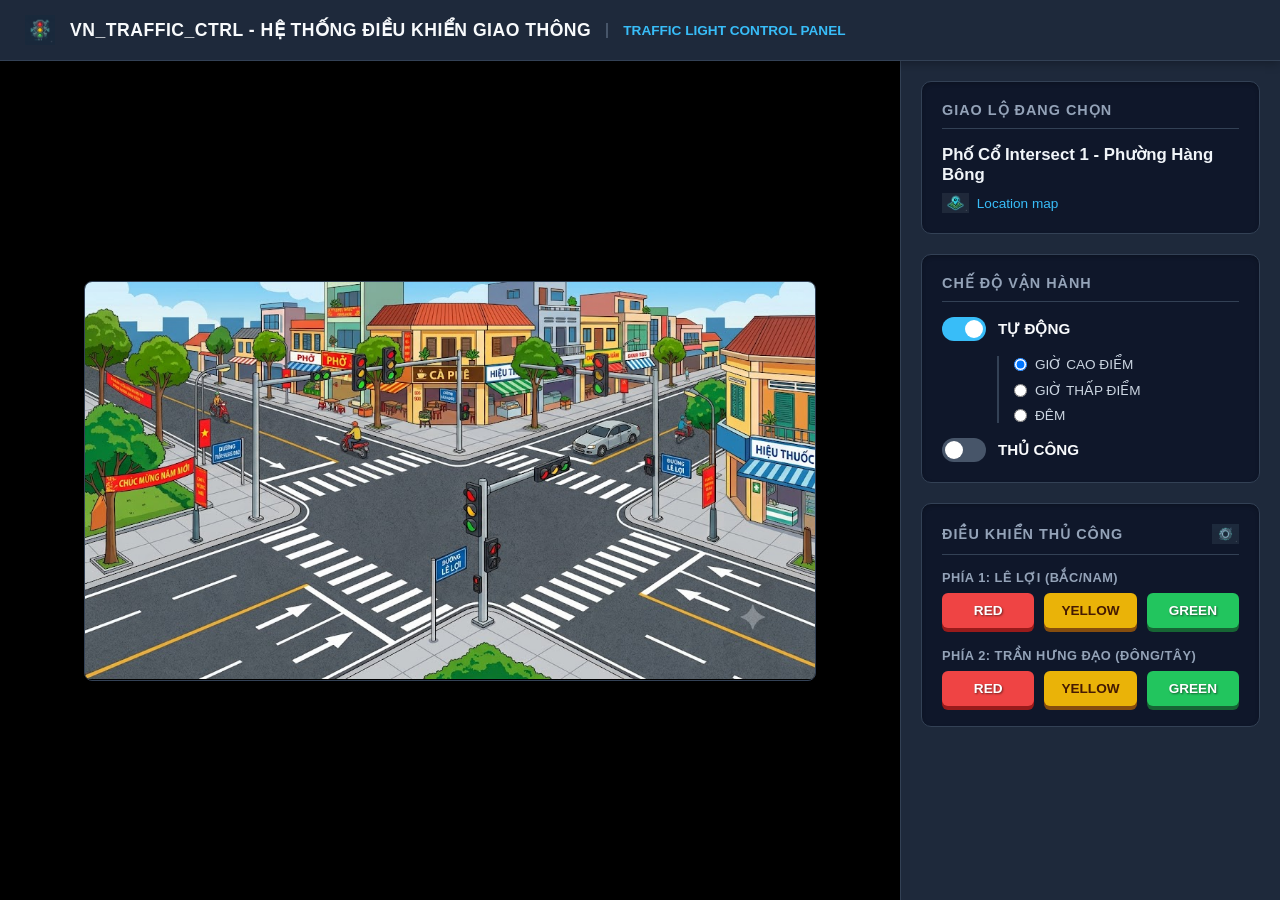
<file: giao_dien.html>
<!DOCTYPE html>
<html lang="en">
<head>
    <meta charset="UTF-8">
    <meta name="viewport" content="width=device-width, initial-scale=1.0">
    <title>BẢNG ĐIỀU KHIỂN ĐÈN GIAO THÔNG</title>
    <link rel="stylesheet" href="make_color.css"
</head>
<body>
<div class="app-container">
        <!-- Thanh Tiêu đề (Navbar) -->
        <header class="navbar">
            <div class="nav-left">
                <img src="img/traffic_light_logo.png" alt="Logo" class="logo" height="30">
                <h1>VN_TRAFFIC_CTRL - HỆ THỐNG ĐIỀU KHIỂN GIAO THÔNG</h1>
                <span class="sub-title">TRAFFIC LIGHT CONTROL PANEL</span>
            </div>
        </header>

        <!-- Khu vực Chính -->
        <main class="main-content">

            <!-- Vùng Mô phỏng (Cảnh Giao thông) -->
            <div class="simulation-area">
                <img src="img/ngatu.jpeg" alt="Cảnh Giao thông Phố Cổ" class="scene-image" height="400">
            </div>

            <!-- Bảng Điều khiển -->
            <aside class="control-panel">
                <!-- Giao lộ đang chọn -->
                <section class="current-intersection">
                    <h2>GIAO LỘ ĐANG CHỌN</h2>
                    <div class="intersection-selector">
                        <span class="intersection-name">Phố Cổ Intersect 1 - Phường Hàng Bông</span>
                        <div class="location-map">
                            <img src="img/location_icon.png" alt="Location" class="location-icon" height="20">
                            <span>Location map</span>
                        </div>
                    </div>
                </section>

                <!-- Chế độ vận hành -->
                <section class="operation-mode">
                    <h2>CHẾ ĐỘ VẬN HÀNH</h2>
                    <div class="mode-toggles">
                        <div class="toggle-group">
                            <label class="toggle-switch">
                                <input type="checkbox" checked>
                                <span class="slider round"></span>
                            </label>
                            <span class="toggle-label">TỰ ĐỘNG</span>
                        </div>
                        <div class="radio-group">
                            <label><input type="radio" name="peak-mode" checked> GIỜ CAO ĐIỂM</label>
                            <label><input type="radio" name="peak-mode"> GIỜ THẤP ĐIỂM</label>
                            <label><input type="radio" name="peak-mode"> ĐÊM</label>
                        </div>
                        <div class="toggle-group">
                            <label class="toggle-switch">
                                <input type="checkbox">
                                <span class="slider round"></span>
                            </label>
                            <span class="toggle-label">THỦ CÔNG</span>
                        </div>
                    </div>
                </section>

                <!-- Điều khiển thủ công -->
                <section class="manual-control">
                    <div class="manual-header">
                        <h2>ĐIỀU KHIỂN THỦ CÔNG</h2>
                        <img src="img/setting_icon.png" alt="Settings" class="settings-icon" height="20">
                    </div>
                    <p>PHÍA 1: LÊ LỢI (BẮC/NAM)</p>
                    <div class="button-row">
                        <button class="btn btn-red">RED</button>
                        <button class="btn btn-yellow">YELLOW</button>
                        <button class="btn btn-green">GREEN</button>
                    </div>
                    <p>PHÍA 2: TRẦN HƯNG ĐẠO (ĐÔNG/TÂY)</p>
                    <div class="button-row">
                        <button class="btn btn-red">RED</button>
                        <button class="btn btn-yellow">YELLOW</button>
                        <button class="btn btn-green">GREEN</button>
                    </div>
                </section>
            </aside>
        </main>

    </div>

</body>
</html>
</file>
<file: make_color.css>
/* Tắt các margin/padding mặc định và thiết lập box-sizing */
* {
    box-sizing: border-box;
    margin: 0;
    padding: 0;
}

body {
    font-family: 'Segoe UI', Tahoma, Geneva, Verdana, sans-serif;
    background-color: #0f172a; /* Nền tối (Dark Mode) */
    color: #e2e8f0; /* Chữ màu xám sáng */
    height: 100vh;
    overflow: hidden;
}

.app-container {
    display: flex;
    flex-direction: column;
    height: 100%;
}

/* ================= Navbar ================= */
.navbar {
    background-color: #1e293b;
    padding: 15px 25px;
    border-bottom: 1px solid #334155;
    display: flex;
    align-items: center;
    box-shadow: 0 2px 10px rgba(0, 0, 0, 0.3);
    z-index: 10;
}

.nav-left {
    display: flex;
    align-items: center;
    gap: 15px; /* Khoảng cách giữa logo và chữ */
}

.nav-left h1 {
    font-size: 1.1rem;
    font-weight: 700;
    color: #f8fafc;
    letter-spacing: 0.5px;
}

.nav-left .sub-title {
    color: #38bdf8; /* Xanh cyan tạo điểm nhấn */
    font-size: 0.85rem;
    font-weight: 600;
    border-left: 2px solid #475569;
    padding-left: 15px;
}

/* ================= Layout Chính ================= */
.main-content {
    display: flex;
    flex: 1;
    overflow: hidden;
}

/* Vùng Mô phỏng */
.simulation-area {
    flex: 1; /* Chiếm toàn bộ không gian còn lại */
    background-color: #000000;
    display: flex;
    align-items: center;
    justify-content: center;
    padding: 20px;
    position: relative;
}

.scene-image {
    max-width: 100%;
    max-height: 100%;
    object-fit: contain;
    border-radius: 8px;
    border: 1px solid #334155;
}

/* Bảng Điều khiển (Sidebar) */
.control-panel {
    width: 380px; /* Chiều rộng cố định cho bảng điều khiển */
    background-color: #1e293b;
    border-left: 1px solid #334155;
    padding: 20px;
    display: flex;
    flex-direction: column;
    gap: 20px;
    overflow-y: auto;
}

/* Các Section trong Bảng Điều khiển */
.control-panel section {
    background-color: #0f172a;
    padding: 20px;
    border-radius: 10px;
    border: 1px solid #334155;
    box-shadow: inset 0 2px 4px rgba(0, 0, 0, 0.2);
}

h2 {
    font-size: 0.9rem;
    color: #94a3b8;
    margin-bottom: 15px;
    padding-bottom: 10px;
    border-bottom: 1px solid #334155;
    text-transform: uppercase;
    letter-spacing: 1px;
}

/* ================= Giao lộ đang chọn ================= */
.intersection-selector {
    display: flex;
    flex-direction: column;
    gap: 8px;
}

.intersection-name {
    font-size: 1.05rem;
    font-weight: 600;
    color: #f1f5f9;
}

.location-map {
    display: flex;
    align-items: center;
    gap: 8px;
    color: #38bdf8;
    font-size: 0.85rem;
    cursor: pointer;
    transition: opacity 0.2s;
}

.location-map:hover {
    opacity: 0.8;
}

/* ================= Chế độ vận hành ================= */
.mode-toggles {
    display: flex;
    flex-direction: column;
    gap: 15px;
}

.toggle-group {
    display: flex;
    align-items: center;
    gap: 12px;
}

.toggle-label {
    font-weight: 600;
    font-size: 0.95rem;
    color: #f8fafc;
}

/* Nút Gạt (Toggle Switch) */
.toggle-switch {
    position: relative;
    display: inline-block;
    width: 44px;
    height: 24px;
}

.toggle-switch input {
    opacity: 0;
    width: 0;
    height: 0;
}

.slider {
    position: absolute;
    cursor: pointer;
    top: 0;
    left: 0;
    right: 0;
    bottom: 0;
    background-color: #475569;
    transition: 0.3s;
    border-radius: 24px;
}

.slider:before {
    position: absolute;
    content: "";
    height: 18px;
    width: 18px;
    left: 3px;
    bottom: 3px;
    background-color: white;
    transition: 0.3s;
    border-radius: 50%;
}

input:checked + .slider {
    background-color: #38bdf8; /* Màu xanh khi bật */
}

input:checked + .slider:before {
    transform: translateX(20px);
}

/* Radio Buttons */
.radio-group {
    display: flex;
    flex-direction: column;
    gap: 10px;
    margin-left: 55px; /* Lùi vào so với nút toggle */
    padding-left: 15px;
    border-left: 2px solid #334155;
}

.radio-group label {
    font-size: 0.85rem;
    color: #cbd5e1;
    cursor: pointer;
    display: flex;
    align-items: center;
    gap: 8px;
}

/* ================= Điều khiển thủ công ================= */
.manual-header {
    display: flex;
    justify-content: space-between;
    align-items: center;
    border-bottom: 1px solid #334155;
    padding-bottom: 10px;
    margin-bottom: 15px;
}

.manual-header h2 {
    margin: 0;
    padding: 0;
    border: none;
}

.manual-control p {
    font-size: 0.8rem;
    color: #94a3b8;
    margin-bottom: 8px;
    font-weight: 600;
    letter-spacing: 0.5px;
}

.button-row {
    display: flex;
    gap: 10px;
    margin-bottom: 20px;
}

.button-row:last-child {
    margin-bottom: 0;
}

/* Các nút đèn giao thông */
.btn {
    flex: 1;
    padding: 10px 0;
    border: none;
    border-radius: 6px;
    font-weight: 700;
    font-size: 0.85rem;
    color: white;
    cursor: pointer;
    transition: all 0.15s ease;
    text-shadow: 1px 1px 2px rgba(0,0,0,0.5);
}

.btn:active {
    transform: translateY(3px); /* Hiệu ứng nhấn nút 3D */
}

.btn-red {
    background-color: #ef4444;
    box-shadow: 0 4px 0 #991b1b;
}
.btn-red:active { box-shadow: 0 1px 0 #991b1b; }
.btn-red:hover { background-color: #f87171; }

.btn-yellow {
    background-color: #eab308;
    color: #451a03;
    text-shadow: none;
    box-shadow: 0 4px 0 #854d0e;
}
.btn-yellow:active { box-shadow: 0 1px 0 #854d0e; }
.btn-yellow:hover { background-color: #facc15; }

.btn-green {
    background-color: #22c55e;
    box-shadow: 0 4px 0 #166534;
}
.btn-green:active { box-shadow: 0 1px 0 #166534; }
.btn-green:hover { background-color: #4ade80; }
</file>
